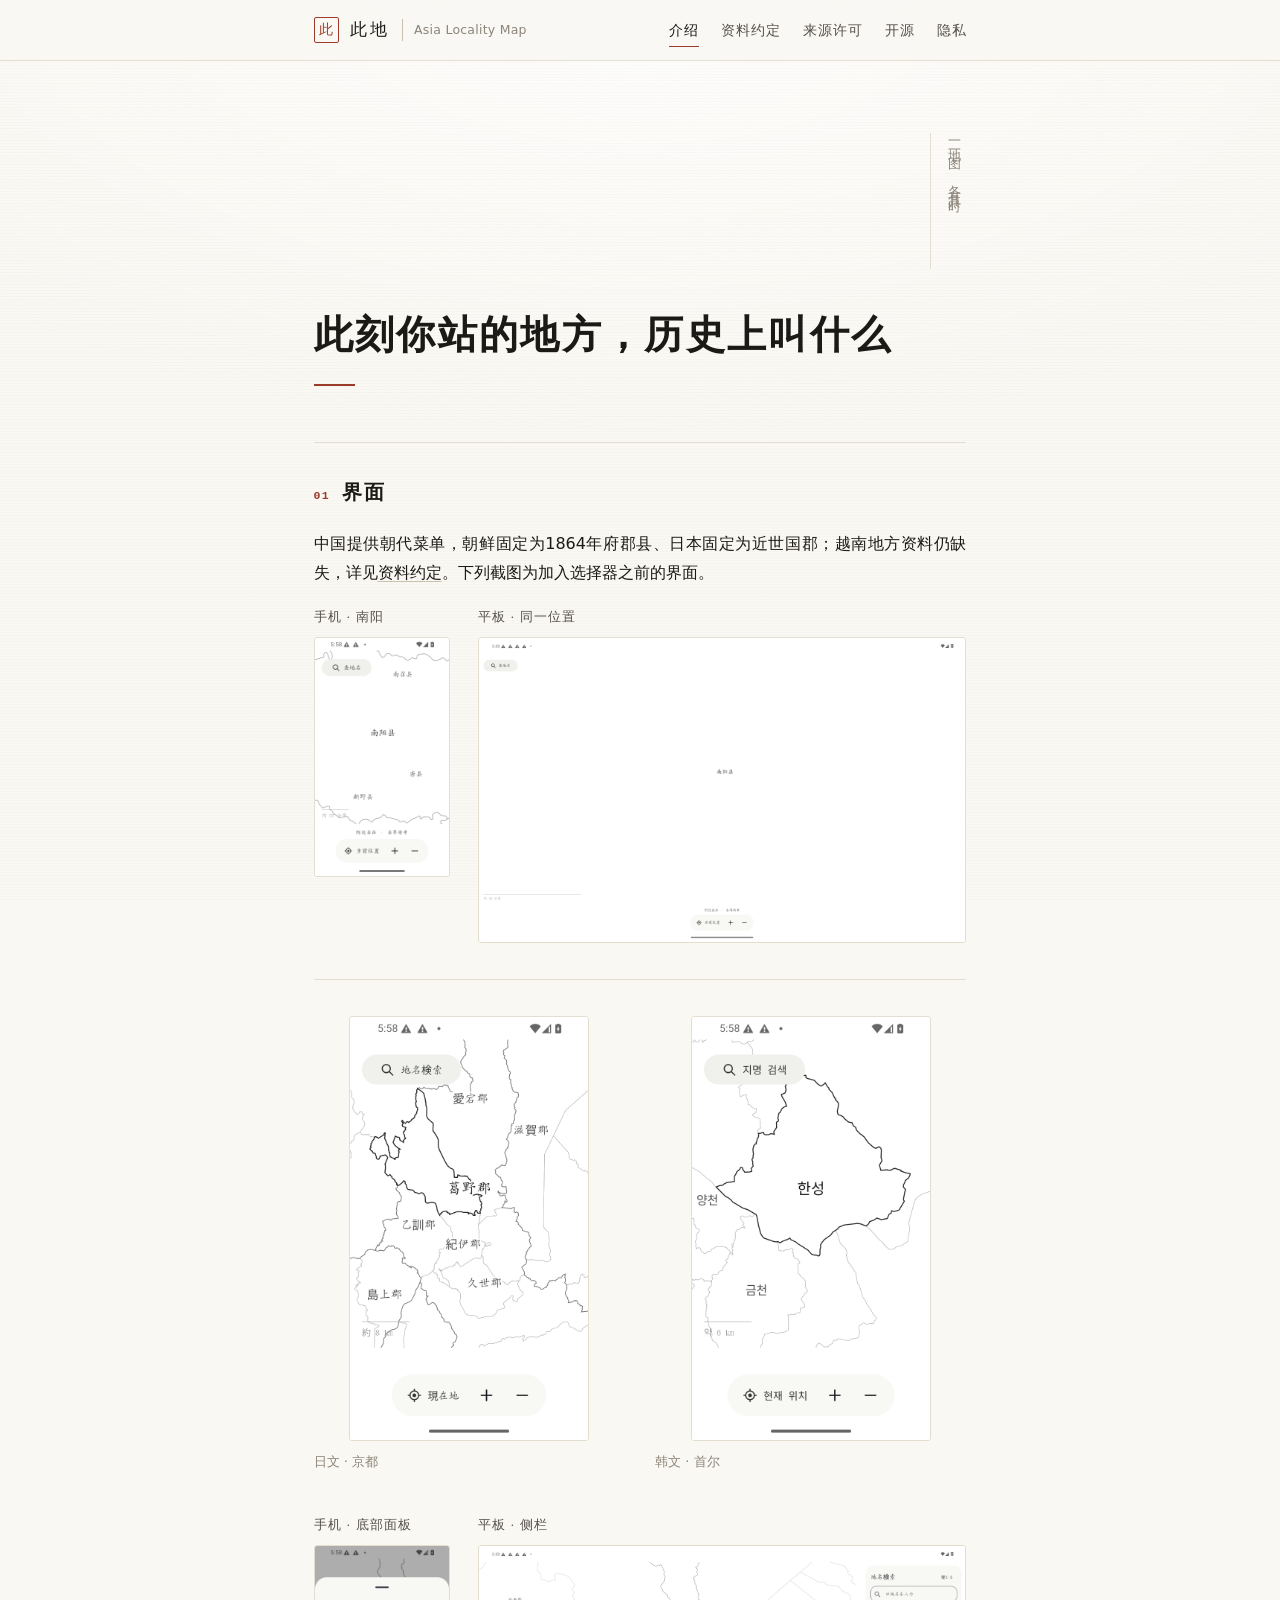
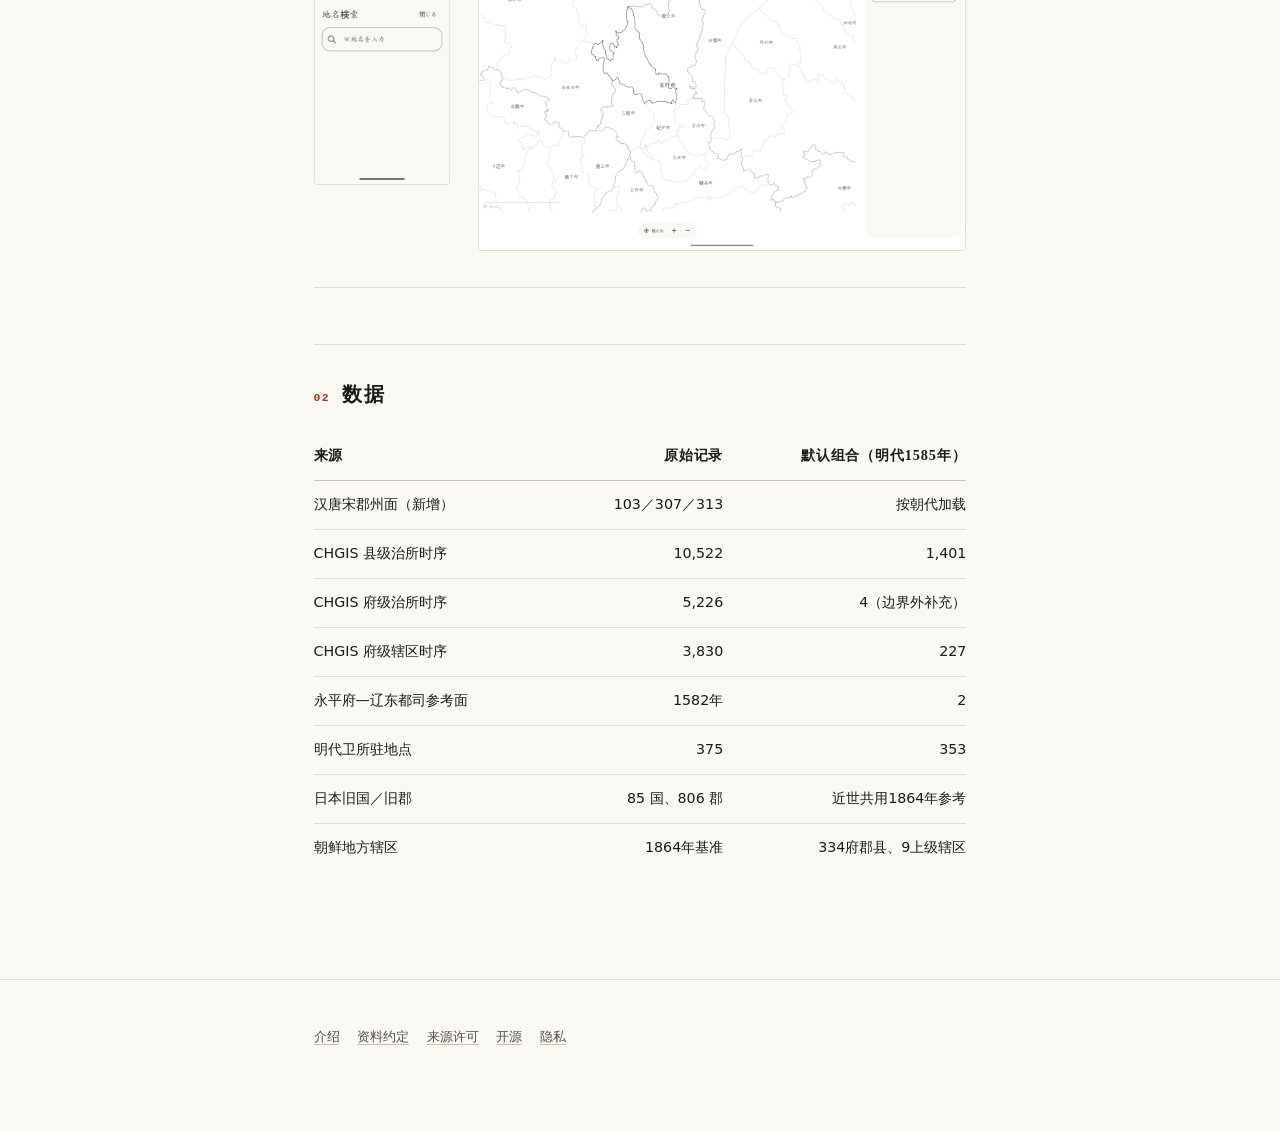
<file: docs/index.html>
<!DOCTYPE html>
<html lang="zh-Hans">
<head>
<meta charset="utf-8">
<meta name="viewport" content="width=device-width, initial-scale=1">
<title>此地 · Asia Locality Map</title>
<meta name="description" content="Android 离线历史地图应用。定位到当前位置，直接浏览当地的历史底图。支持中、日、韩界面。">
<link rel="stylesheet" href="assets/style.css">
</head>
<body>

<header class="site-header">
  <div class="wrap">
    <a class="brand" href="index.html">
      <span class="seal" aria-hidden="true">此</span>
      <span class="brand-text">此地</span>
      <span class="brand-sub">Asia Locality Map</span>
    </a>
    <nav class="site-nav">
      <a href="index.html" aria-current="page">介绍</a>
      <a href="product.html">资料约定</a>
      <a href="data-rights.html">来源许可</a>
      <a href="open-source.html">开源</a>
      <a href="privacy.html">隐私</a>
    </nav>
  </div>
</header>

<main>
  <div class="wrap">

    <p class="vertical-mark" aria-hidden="true">一地一图 · 各有其时</p>

    <h1>此刻你站的地方，历史上叫什么</h1>

    <h2><span class="idx">01</span>界面</h2>
    <p>中国提供朝代菜单，朝鲜固定为1864年府郡县、日本固定为近世国郡；越南地方资料仍缺失，详见<a href="product.html">资料约定</a>。下列截图为加入选择器之前的界面。</p>

    <div class="device-pair">
      <figure class="phone-shot">
        <span class="device-tag">手机 · 南阳</span>
        <img src="assets/screenshots/phone-zh-Hans-map.png" alt="手机中文界面，地图停留在南阳附近，标注南阳县" loading="lazy">
      </figure>
      <figure>
        <span class="device-tag">平板 · 同一位置</span>
        <img src="assets/screenshots/tablet-zh-Hans-map.png" alt="平板中文界面，地图停留在南阳附近" loading="lazy">
      </figure>
    </div>

    <div class="shot-group">
      <figure class="phone-shot">
        <img src="assets/screenshots/phone-ja-map.png" alt="日文界面手机地图，京都" loading="lazy">
        <figcaption>日文 · 京都</figcaption>
      </figure>
      <figure class="phone-shot">
        <img src="assets/screenshots/phone-ko-map.png" alt="韩文界面手机地图，首尔" loading="lazy">
        <figcaption>韩文 · 首尔</figcaption>
      </figure>
    </div>

    <div class="device-pair">
      <figure class="phone-shot">
        <span class="device-tag">手机 · 底部面板</span>
        <img src="assets/screenshots/phone-ja-search.png" alt="手机日文界面，底部检索面板展开" loading="lazy">
      </figure>
      <figure>
        <span class="device-tag">平板 · 侧栏</span>
        <img src="assets/screenshots/tablet-ja-search.png" alt="平板日文界面，检索以侧栏展开" loading="lazy">
      </figure>
    </div>

    <h2><span class="idx">02</span>数据</h2>

    <div class="table-scroll">
      <table>
        <thead>
          <tr>
            <th>来源</th>
            <th class="num">原始记录</th>
            <th class="num">默认组合（明代1585年）</th>
          </tr>
        </thead>
        <tbody>
          <tr><td>汉唐宋郡州面（新增）</td><td class="num">103／307／313</td><td class="num">按朝代加载</td></tr>
          <tr><td>CHGIS 县级治所时序</td><td class="num">10,522</td><td class="num">1,401</td></tr>
          <tr><td>CHGIS 府级治所时序</td><td class="num">5,226</td><td class="num">4（边界外补充）</td></tr>
          <tr><td>CHGIS 府级辖区时序</td><td class="num">3,830</td><td class="num">227</td></tr>
          <tr><td>永平府—辽东都司参考面</td><td class="num">1582年</td><td class="num">2</td></tr>
          <tr><td>明代卫所驻地点</td><td class="num">375</td><td class="num">353</td></tr>
          <tr><td>日本旧国／旧郡</td><td class="num">85 国、806 郡</td><td class="num">近世共用1864年参考</td></tr>
          <tr><td>朝鲜地方辖区</td><td class="num">1864年基准</td><td class="num">334府郡县、9上级辖区</td></tr>

        </tbody>
      </table>
    </div>

  </div>
</main>

<footer class="site-footer">
  <div class="wrap">
    <nav>
      <a href="index.html">介绍</a>
      <a href="product.html">资料约定</a>
      <a href="data-rights.html">来源许可</a>
      <a href="open-source.html">开源</a>
      <a href="privacy.html">隐私</a>
    </nav>
  </div>
</footer>

</body>
</html>
</file>
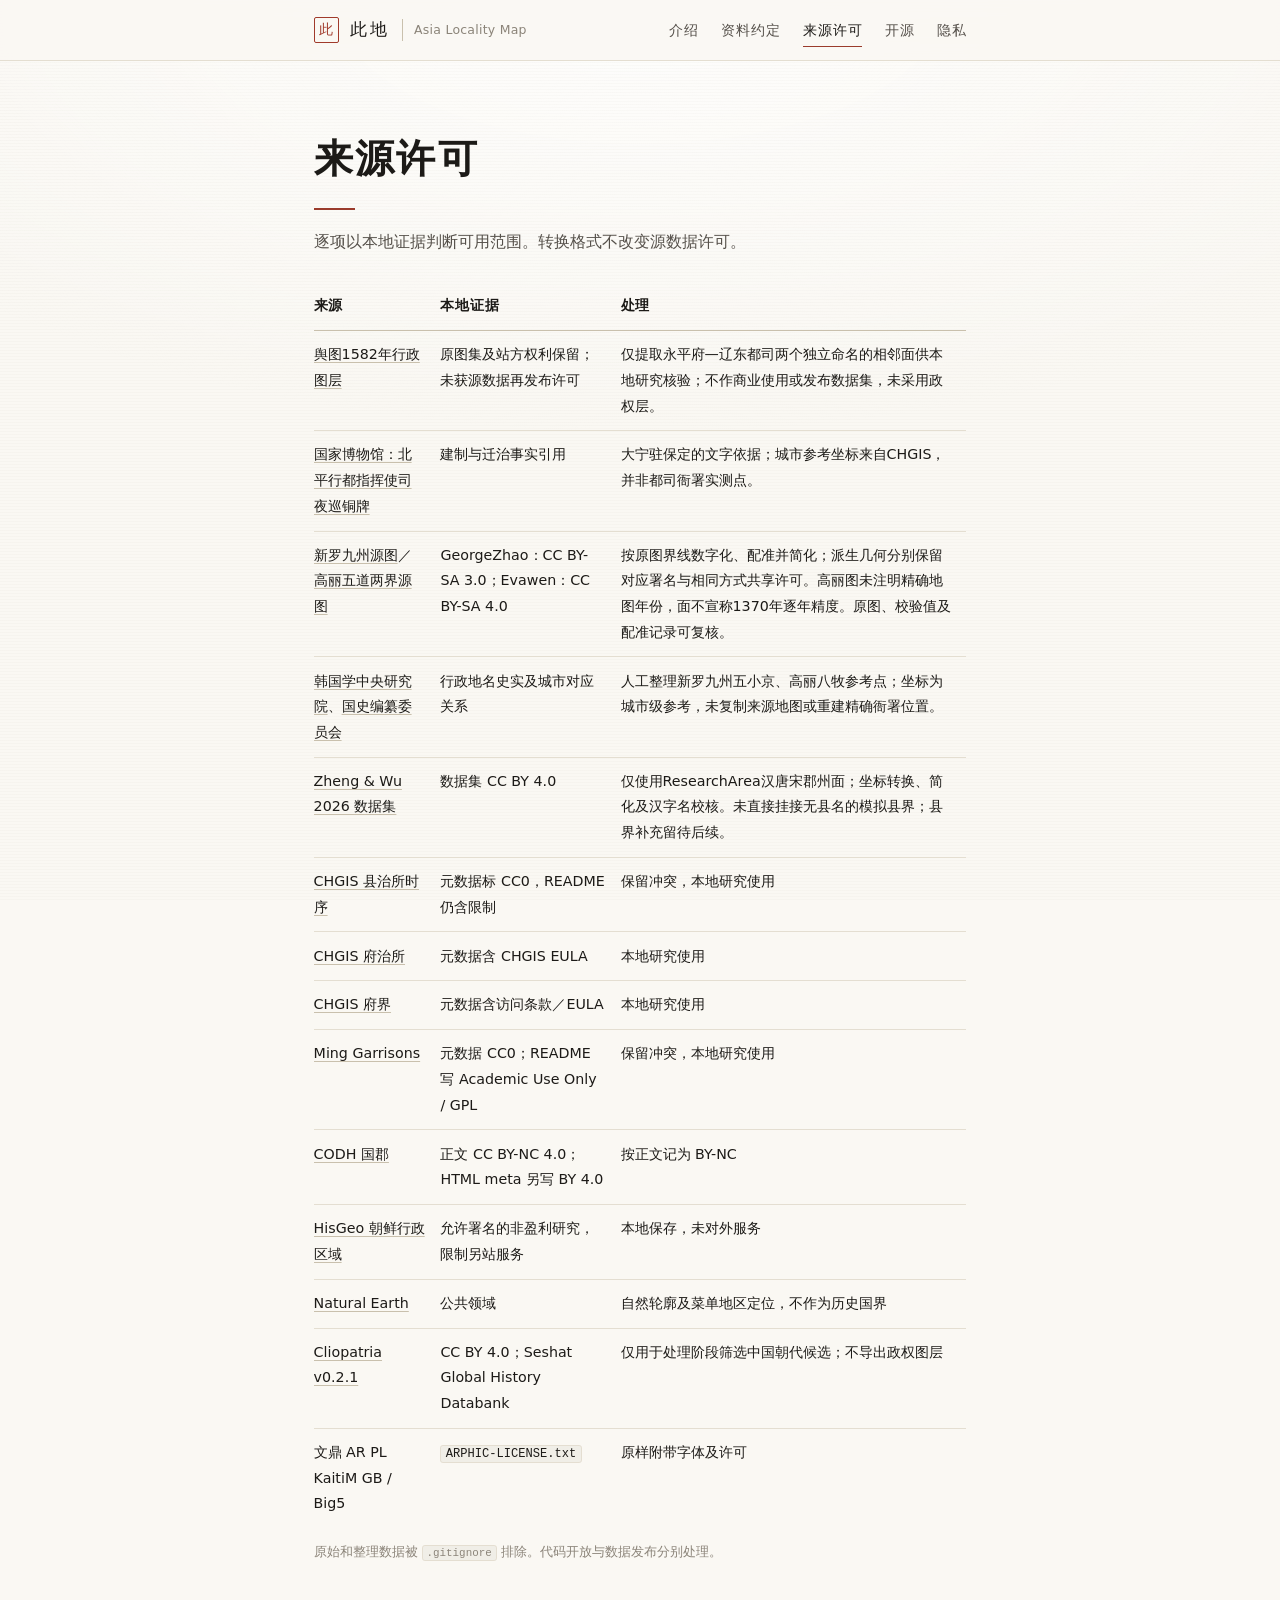
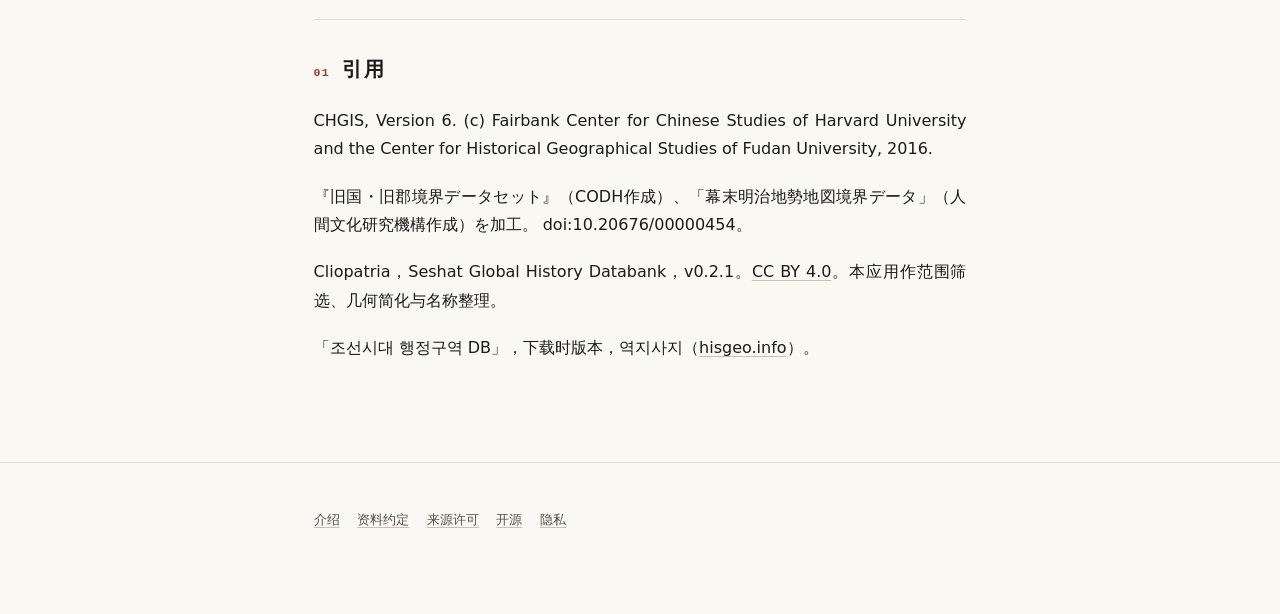
<file: docs/data-rights.html>
<!DOCTYPE html>
<html lang="zh-Hans">
<head>
<meta charset="utf-8">
<meta name="viewport" content="width=device-width, initial-scale=1">
<title>来源许可 — 此地 · Asia Locality Map</title>
<meta name="description" content="此地使用的历史地理数据逐项许可记录与引用格式。">
<link rel="stylesheet" href="assets/style.css">
</head>
<body>

<header class="site-header">
  <div class="wrap">
    <a class="brand" href="index.html">
      <span class="seal" aria-hidden="true">此</span>
      <span class="brand-text">此地</span>
      <span class="brand-sub">Asia Locality Map</span>
    </a>
    <nav class="site-nav">
      <a href="index.html">介绍</a>
      <a href="product.html">资料约定</a>
      <a href="data-rights.html" aria-current="page">来源许可</a>
      <a href="open-source.html">开源</a>
      <a href="privacy.html">隐私</a>
    </nav>
  </div>
</header>

<main>
  <div class="wrap">
    <h1>来源许可</h1>
    <p class="lede">逐项以本地证据判断可用范围。转换格式不改变源数据许可。</p>

    <div class="table-scroll">
      <table>
        <thead>
          <tr>
            <th>来源</th>
            <th>本地证据</th>
            <th>处理</th>
          </tr>
        </thead>
        <tbody>
          <tr><td><a href="https://geojsoncn.com/cn-historical-atlas/#f=ming">舆图1582年行政图层</a></td><td>原图集及站方权利保留；未获源数据再发布许可</td><td>仅提取永平府—辽东都司两个独立命名的相邻面供本地研究核验；不作商业使用或发布数据集，未采用政权层。</td></tr>
          <tr><td><a href="https://www.chnmuseum.cn/zp/zpml/csp/202008/t20200826_247448.shtml">国家博物馆：北平行都指挥使司夜巡铜牌</a></td><td>建制与迁治事实引用</td><td>大宁驻保定的文字依据；城市参考坐标来自CHGIS，并非都司衙署实测点。</td></tr>
          <tr><td><a href="https://commons.wikimedia.org/wiki/File:统一新罗图(Unified_Silla).jpg">新罗九州源图</a>／<a href="https://commons.wikimedia.org/wiki/File:高丽五道两界图.jpg">高丽五道两界源图</a></td><td>GeorgeZhao：CC BY-SA 3.0；Evawen：CC BY-SA 4.0</td><td>按原图界线数字化、配准并简化；派生几何分别保留对应署名与相同方式共享许可。高丽图未注明精确地图年份，面不宣称1370年逐年精度。原图、校验值及配准记录可复核。</td></tr>
          <tr><td><a href="https://encykorea.aks.ac.kr/Article/E0006042">韩国学中央研究院</a>、<a href="https://contents.history.go.kr/front/ta/webBook.do?levelId=ta_p51_0030_0020_0020_0010">国史编纂委员会</a></td><td>行政地名史实及城市对应关系</td><td>人工整理新罗九州五小京、高丽八牧参考点；坐标为城市级参考，未复制来源地图或重建精确衙署位置。</td></tr>
          <tr><td><a href="https://doi.org/10.6084/m9.figshare.30518417">Zheng &amp; Wu 2026 数据集</a></td><td>数据集 CC BY 4.0</td><td>仅使用ResearchArea汉唐宋郡州面；坐标转换、简化及汉字名校核。未直接挂接无县名的模拟县界；县界补充留待后续。</td></tr>
          <tr>
            <td><a href="https://doi.org/10.7910/DVN/Q9VOF5">CHGIS 县治所时序</a></td>
            <td>元数据标 CC0，README 仍含限制</td>
            <td>保留冲突，本地研究使用</td>
          </tr>
          <tr>
            <td><a href="https://doi.org/10.7910/DVN/WW1PD6">CHGIS 府治所</a></td>
            <td>元数据含 CHGIS EULA</td>
            <td>本地研究使用</td>
          </tr>
          <tr>
            <td><a href="https://doi.org/10.7910/DVN/I0Q7SM">CHGIS 府界</a></td>
            <td>元数据含访问条款／EULA</td>
            <td>本地研究使用</td>
          </tr>
          <tr>
            <td><a href="https://doi.org/10.7910/DVN/5RUXK8">Ming Garrisons</a></td>
            <td>元数据 CC0；README 写 Academic Use Only / GPL</td>
            <td>保留冲突，本地研究使用</td>
          </tr>
          <tr>
            <td><a href="https://geoshape.ex.nii.ac.jp/kg/">CODH 国郡</a></td>
            <td>正文 CC BY-NC 4.0；HTML meta 另写 BY 4.0</td>
            <td>按正文记为 BY-NC</td>
          </tr>
          <tr>
            <td><a href="https://www.hisgeo.info/wiki/%EC%A1%BC%EC%84%A0_%ED%96%89%EC%A0%95%EA%B3%84%EC%9C%A0_DB">HisGeo 朝鲜行政区域</a></td>
            <td>允许署名的非盈利研究，限制另站服务</td>
            <td>本地保存，未对外服务</td>
          </tr>
          <tr>
            <td><a href="https://www.naturalearthdata.com/about/terms-of-use/">Natural Earth</a></td>
            <td>公共领域</td>
            <td>自然轮廓及菜单地区定位，不作为历史国界</td>
          </tr>
          <tr>
            <td><a href="https://github.com/Seshat-Global-History-Databank/cliopatria/tree/v0.2.1">Cliopatria v0.2.1</a></td>
            <td>CC BY 4.0；Seshat Global History Databank</td>
            <td>仅用于处理阶段筛选中国朝代候选；不导出政权图层</td>
          </tr>
          <tr>
            <td>文鼎 AR PL KaitiM GB / Big5</td>
            <td><code>ARPHIC-LICENSE.txt</code></td>
            <td>原样附带字体及许可</td>
          </tr>
        </tbody>
        <caption>原始和整理数据被 <code>.gitignore</code> 排除。代码开放与数据发布分别处理。</caption>
      </table>
    </div>

    <h2><span class="idx">01</span>引用</h2>
    <p>
      CHGIS, Version 6. (c) Fairbank Center for Chinese Studies of Harvard University
      and the Center for Historical Geographical Studies of Fudan University, 2016.
    </p>
    <p>
      『旧国・旧郡境界データセット』（CODH作成）、「幕末明治地勢地図境界データ」（人間文化研究機構作成）を加工。
      doi:10.20676/00000454。
    </p>
    <p>Cliopatria，Seshat Global History Databank，v0.2.1。<a href="https://creativecommons.org/licenses/by/4.0/">CC BY 4.0</a>。本应用作范围筛选、几何简化与名称整理。</p>
    <p>「조선시대 행정구역 DB」，下载时版本，역지사지（<a href="https://www.hisgeo.info">hisgeo.info</a>）。</p>

  </div>
</main>

<footer class="site-footer">
  <div class="wrap">
    <nav>
      <a href="index.html">介绍</a>
      <a href="product.html">资料约定</a>
      <a href="data-rights.html">来源许可</a>
      <a href="open-source.html">开源</a>
      <a href="privacy.html">隐私</a>
    </nav>
  </div>
</footer>

</body>
</html>
</file>
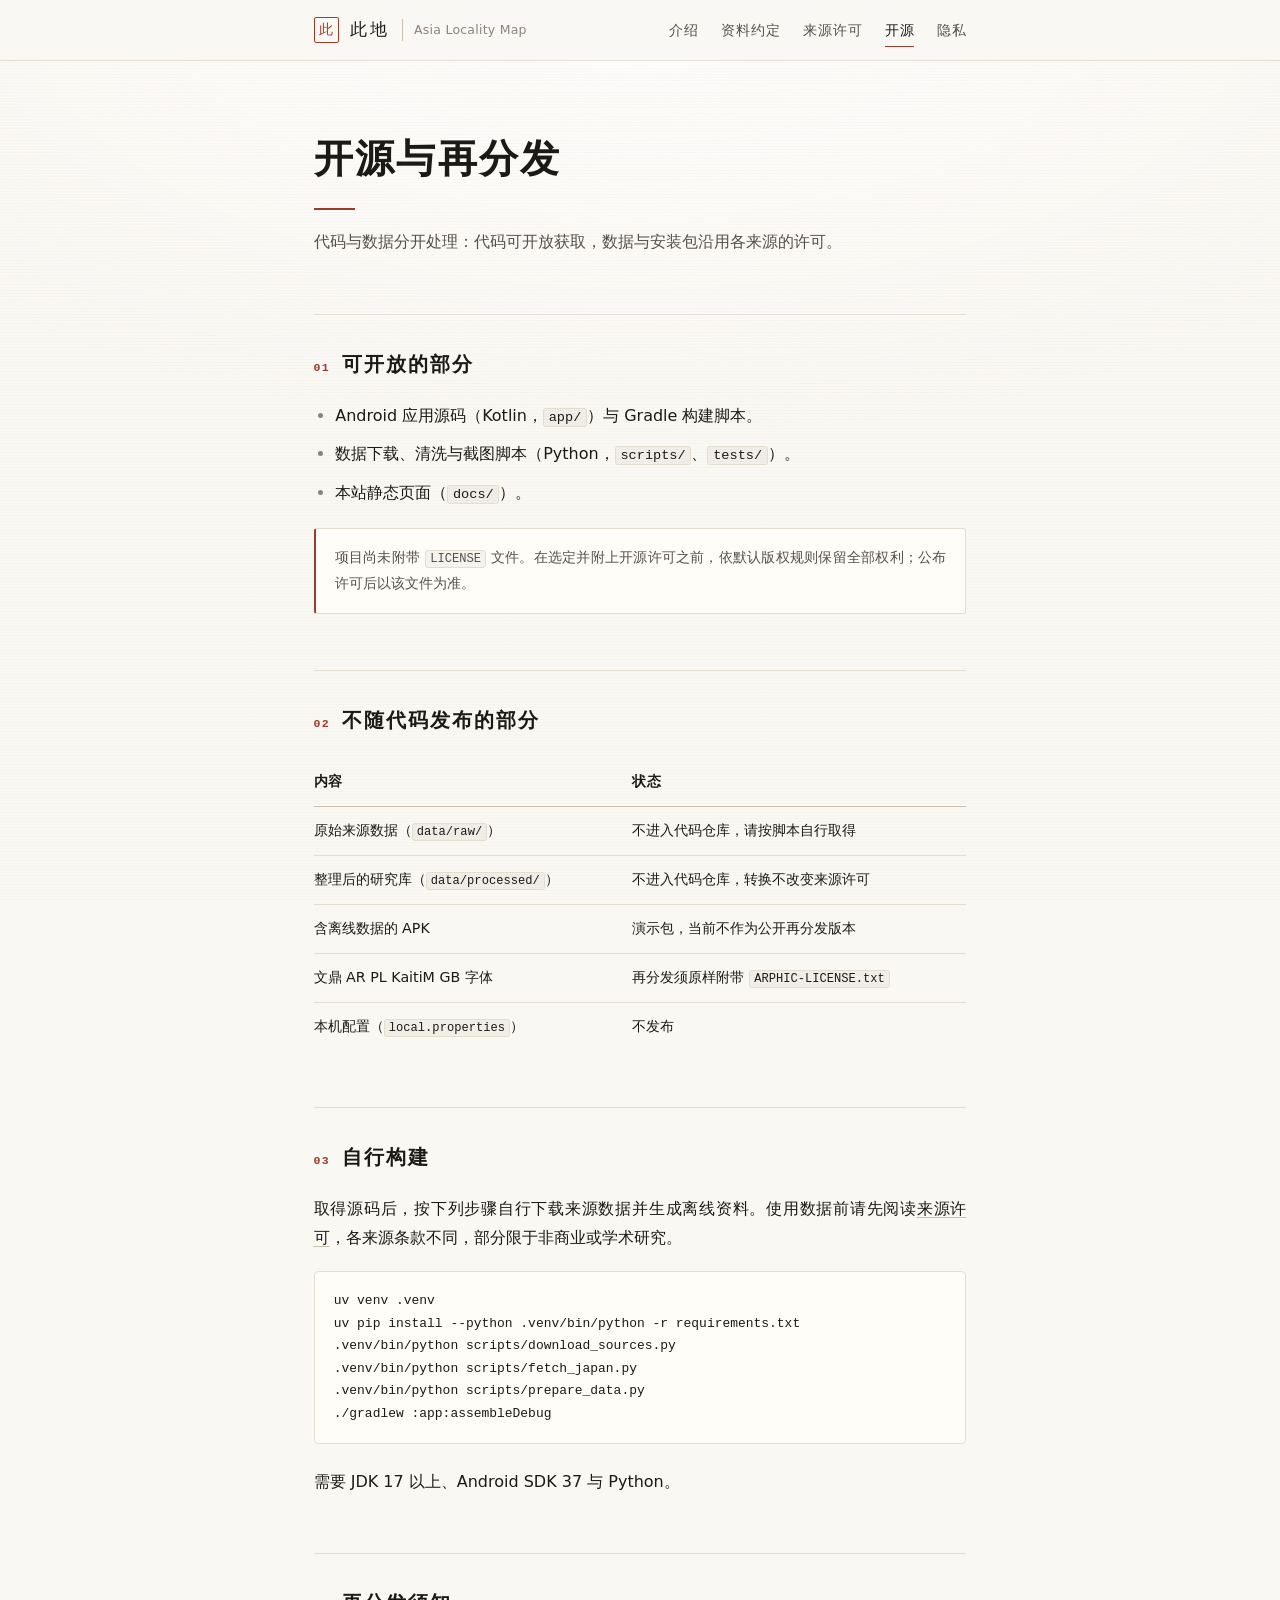
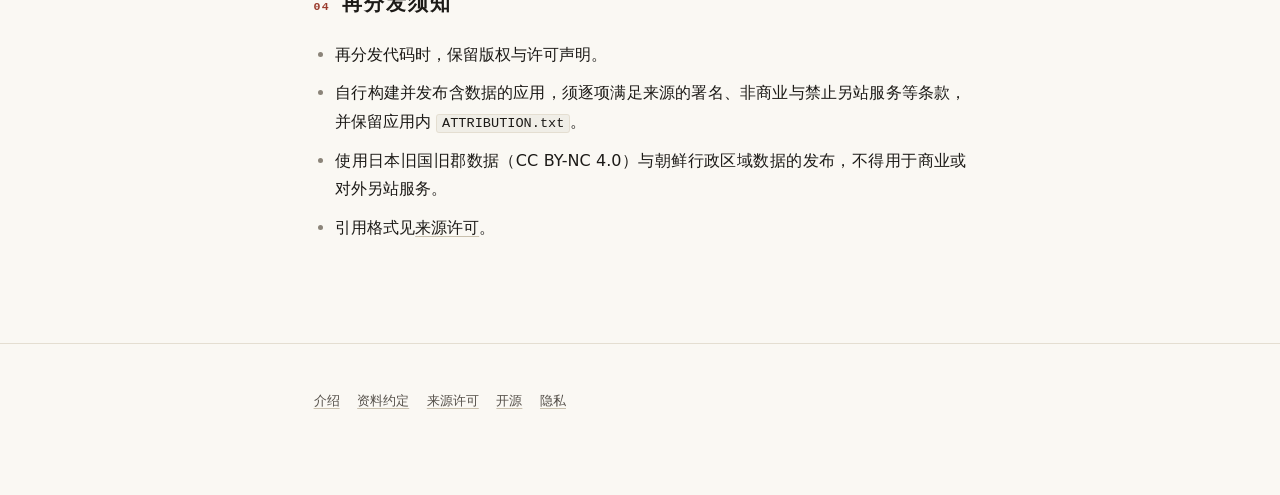
<file: docs/open-source.html>
<!DOCTYPE html>
<html lang="zh-Hans">
<head>
<meta charset="utf-8">
<meta name="viewport" content="width=device-width, initial-scale=1">
<title>开源与再分发 — 此地 · Asia Locality Map</title>
<meta name="description" content="此地代码的开放范围，以及数据、字体与安装包的再分发限制。">
<link rel="stylesheet" href="assets/style.css">
</head>
<body>

<header class="site-header">
  <div class="wrap">
    <a class="brand" href="index.html">
      <span class="seal" aria-hidden="true">此</span>
      <span class="brand-text">此地</span>
      <span class="brand-sub">Asia Locality Map</span>
    </a>
    <nav class="site-nav">
      <a href="index.html">介绍</a>
      <a href="product.html">资料约定</a>
      <a href="data-rights.html">来源许可</a>
      <a href="open-source.html" aria-current="page">开源</a>
      <a href="privacy.html">隐私</a>
    </nav>
  </div>
</header>

<main>
  <div class="wrap">
    <h1>开源与再分发</h1>
    <p class="lede">代码与数据分开处理：代码可开放获取，数据与安装包沿用各来源的许可。</p>

    <h2><span class="idx">01</span>可开放的部分</h2>
    <ul>
      <li>Android 应用源码（Kotlin，<code>app/</code>）与 Gradle 构建脚本。</li>
      <li>数据下载、清洗与截图脚本（Python，<code>scripts/</code>、<code>tests/</code>）。</li>
      <li>本站静态页面（<code>docs/</code>）。</li>
    </ul>
    <div class="note">
      <p>项目尚未附带 <code>LICENSE</code> 文件。在选定并附上开源许可之前，依默认版权规则保留全部权利；公布许可后以该文件为准。</p>
    </div>

    <h2><span class="idx">02</span>不随代码发布的部分</h2>
    <div class="table-scroll">
      <table>
        <thead>
          <tr><th>内容</th><th>状态</th></tr>
        </thead>
        <tbody>
          <tr><td>原始来源数据（<code>data/raw/</code>）</td><td>不进入代码仓库，请按脚本自行取得</td></tr>
          <tr><td>整理后的研究库（<code>data/processed/</code>）</td><td>不进入代码仓库，转换不改变来源许可</td></tr>
          <tr><td>含离线数据的 APK</td><td>演示包，当前不作为公开再分发版本</td></tr>
          <tr><td>文鼎 AR PL KaitiM GB 字体</td><td>再分发须原样附带 <code>ARPHIC-LICENSE.txt</code></td></tr>
          <tr><td>本机配置（<code>local.properties</code>）</td><td>不发布</td></tr>
        </tbody>
      </table>
    </div>

    <h2><span class="idx">03</span>自行构建</h2>
    <p>取得源码后，按下列步骤自行下载来源数据并生成离线资料。使用数据前请先阅读<a href="data-rights.html">来源许可</a>，各来源条款不同，部分限于非商业或学术研究。</p>
    <pre><code>uv venv .venv
uv pip install --python .venv/bin/python -r requirements.txt
.venv/bin/python scripts/download_sources.py
.venv/bin/python scripts/fetch_japan.py
.venv/bin/python scripts/prepare_data.py
./gradlew :app:assembleDebug</code></pre>
    <p>需要 JDK 17 以上、Android SDK 37 与 Python。</p>

    <h2><span class="idx">04</span>再分发须知</h2>
    <ul>
      <li>再分发代码时，保留版权与许可声明。</li>
      <li>自行构建并发布含数据的应用，须逐项满足来源的署名、非商业与禁止另站服务等条款，并保留应用内 <code>ATTRIBUTION.txt</code>。</li>
      <li>使用日本旧国旧郡数据（CC BY-NC 4.0）与朝鲜行政区域数据的发布，不得用于商业或对外另站服务。</li>
      <li>引用格式见<a href="data-rights.html">来源许可</a>。</li>
    </ul>
  </div>
</main>

<footer class="site-footer">
  <div class="wrap">
    <nav>
      <a href="index.html">介绍</a>
      <a href="product.html">资料约定</a>
      <a href="data-rights.html">来源许可</a>
      <a href="open-source.html">开源</a>
      <a href="privacy.html">隐私</a>
    </nav>
  </div>
</footer>

</body>
</html>
</file>
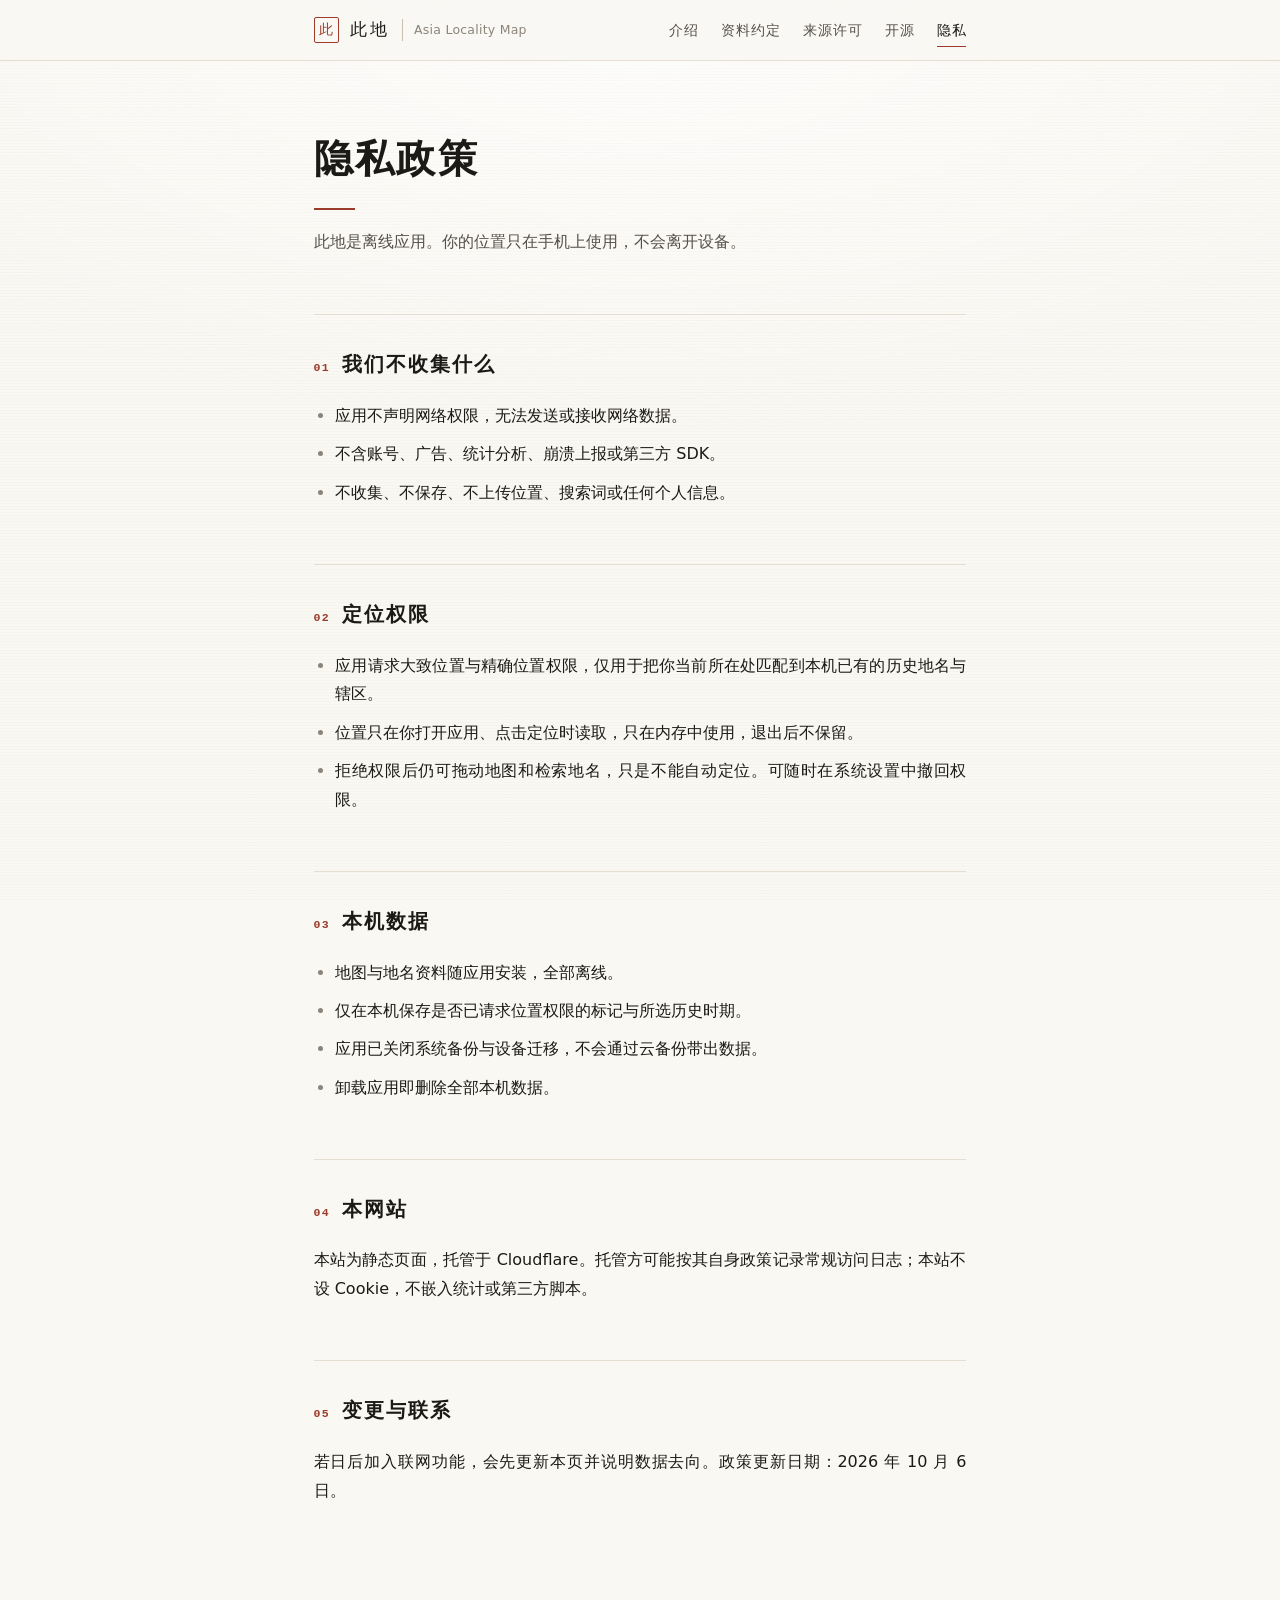
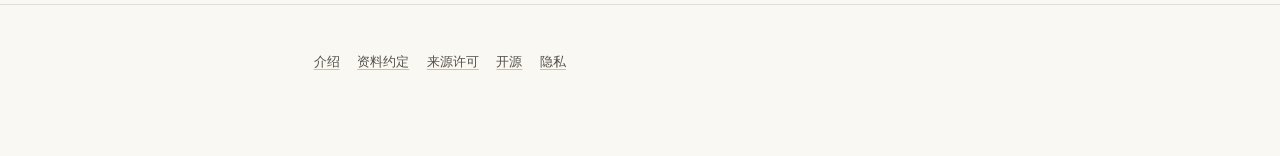
<file: docs/privacy.html>
<!DOCTYPE html>
<html lang="zh-Hans">
<head>
<meta charset="utf-8">
<meta name="viewport" content="width=device-width, initial-scale=1">
<title>隐私政策 — 此地 · Asia Locality Map</title>
<meta name="description" content="此地不联网、不收集、不上传：定位仅在本机用于匹配历史地名。">
<link rel="stylesheet" href="assets/style.css">
</head>
<body>

<header class="site-header">
  <div class="wrap">
    <a class="brand" href="index.html">
      <span class="seal" aria-hidden="true">此</span>
      <span class="brand-text">此地</span>
      <span class="brand-sub">Asia Locality Map</span>
    </a>
    <nav class="site-nav">
      <a href="index.html">介绍</a>
      <a href="product.html">资料约定</a>
      <a href="data-rights.html">来源许可</a>
      <a href="open-source.html">开源</a>
      <a href="privacy.html" aria-current="page">隐私</a>
    </nav>
  </div>
</header>

<main>
  <div class="wrap">
    <h1>隐私政策</h1>
    <p class="lede">此地是离线应用。你的位置只在手机上使用，不会离开设备。</p>

    <h2><span class="idx">01</span>我们不收集什么</h2>
    <ul>
      <li>应用不声明网络权限，无法发送或接收网络数据。</li>
      <li>不含账号、广告、统计分析、崩溃上报或第三方 SDK。</li>
      <li>不收集、不保存、不上传位置、搜索词或任何个人信息。</li>
    </ul>

    <h2><span class="idx">02</span>定位权限</h2>
    <ul>
      <li>应用请求大致位置与精确位置权限，仅用于把你当前所在处匹配到本机已有的历史地名与辖区。</li>
      <li>位置只在你打开应用、点击定位时读取，只在内存中使用，退出后不保留。</li>
      <li>拒绝权限后仍可拖动地图和检索地名，只是不能自动定位。可随时在系统设置中撤回权限。</li>
    </ul>

    <h2><span class="idx">03</span>本机数据</h2>
    <ul>
      <li>地图与地名资料随应用安装，全部离线。</li>
      <li>仅在本机保存是否已请求位置权限的标记与所选历史时期。</li>
      <li>应用已关闭系统备份与设备迁移，不会通过云备份带出数据。</li>
      <li>卸载应用即删除全部本机数据。</li>
    </ul>

    <h2><span class="idx">04</span>本网站</h2>
    <p>本站为静态页面，托管于 Cloudflare。托管方可能按其自身政策记录常规访问日志；本站不设 Cookie，不嵌入统计或第三方脚本。</p>

    <h2><span class="idx">05</span>变更与联系</h2>
    <p>若日后加入联网功能，会先更新本页并说明数据去向。政策更新日期：2026 年 10 月 6 日。</p>
  </div>
</main>

<footer class="site-footer">
  <div class="wrap">
    <nav>
      <a href="index.html">介绍</a>
      <a href="product.html">资料约定</a>
      <a href="data-rights.html">来源许可</a>
      <a href="open-source.html">开源</a>
      <a href="privacy.html">隐私</a>
    </nav>
  </div>
</footer>

</body>
</html>
</file>
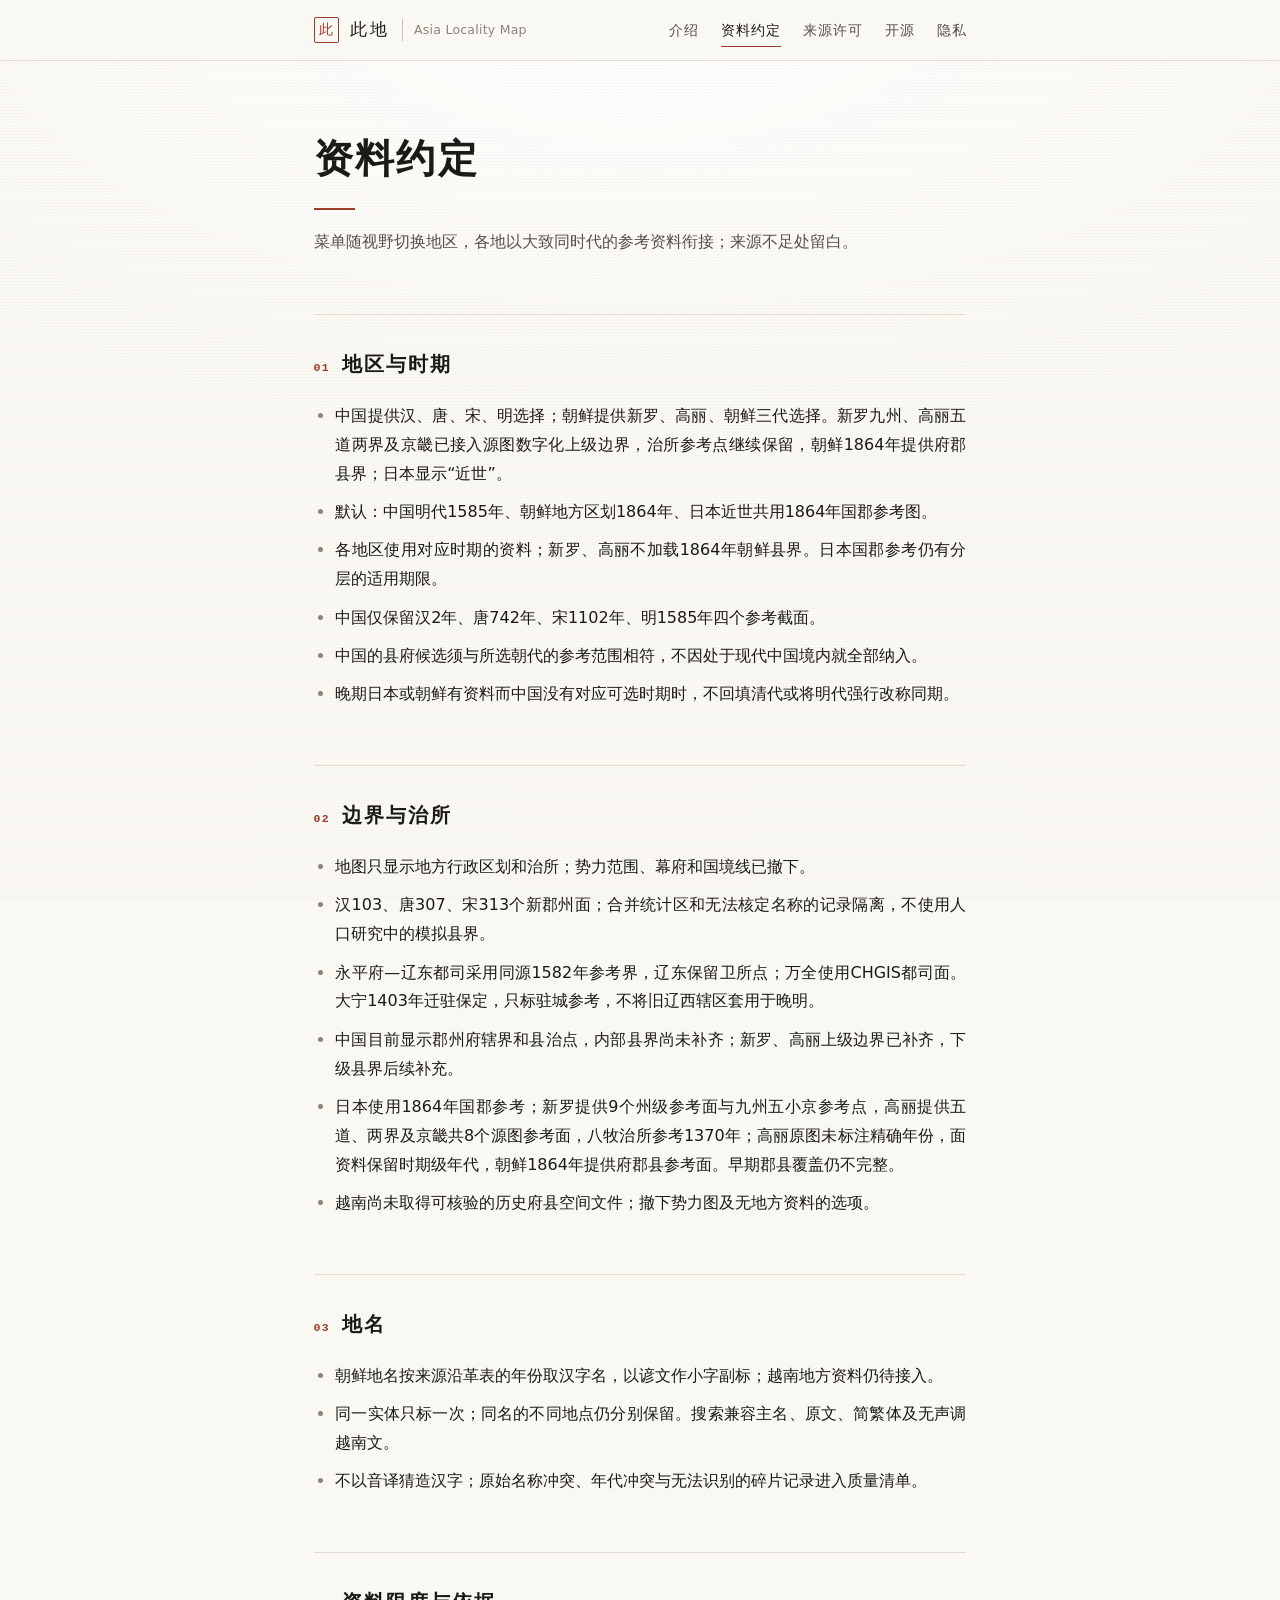
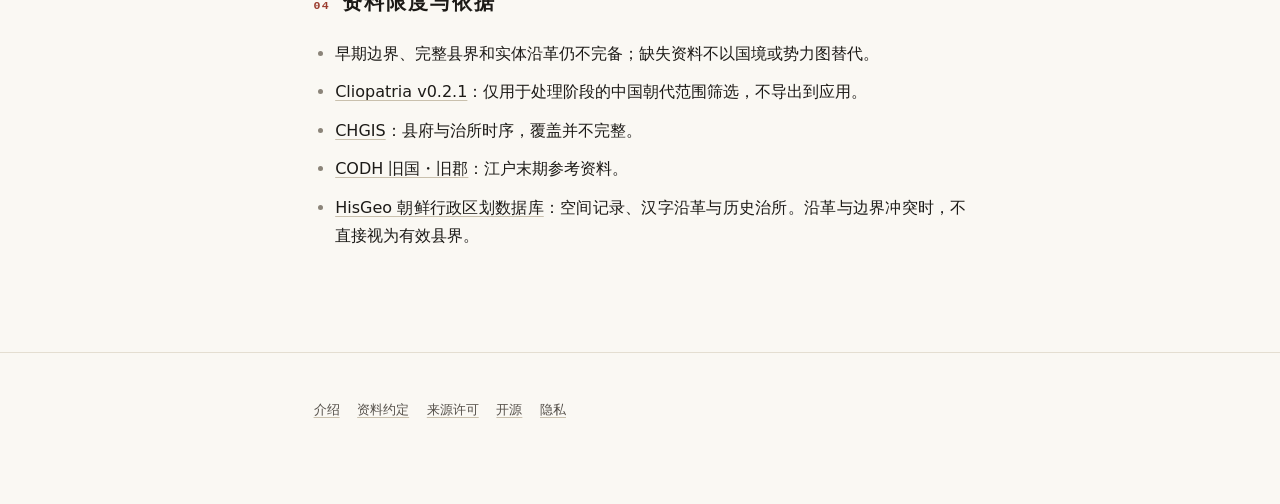
<file: docs/product.html>
<!DOCTYPE html>
<html lang="zh-Hans">
<head>
<meta charset="utf-8">
<meta name="viewport" content="width=device-width, initial-scale=1">
<title>资料约定 — 此地 · Asia Locality Map</title>
<meta name="description" content="此地的历史口径、地区取舍与待校核问题。">
<link rel="stylesheet" href="assets/style.css">
</head>
<body>

<header class="site-header">
  <div class="wrap">
    <a class="brand" href="index.html">
      <span class="seal" aria-hidden="true">此</span>
      <span class="brand-text">此地</span>
      <span class="brand-sub">Asia Locality Map</span>
    </a>
    <nav class="site-nav">
      <a href="index.html">介绍</a>
      <a href="product.html" aria-current="page">资料约定</a>
      <a href="data-rights.html">来源许可</a>
      <a href="open-source.html">开源</a>
      <a href="privacy.html">隐私</a>
    </nav>
  </div>
</header>

<main>
  <div class="wrap">
    <h1>资料约定</h1>
    <p class="lede">菜单随视野切换地区，各地以大致同时代的参考资料衔接；来源不足处留白。</p>

    <h2><span class="idx">01</span>地区与时期</h2>
    <ul>
      <li>中国提供汉、唐、宋、明选择；朝鲜提供新罗、高丽、朝鲜三代选择。新罗九州、高丽五道两界及京畿已接入源图数字化上级边界，治所参考点继续保留，朝鲜1864年提供府郡县界；日本显示“近世”。</li>
      <li>默认：中国明代1585年、朝鲜地方区划1864年、日本近世共用1864年国郡参考图。</li>
      <li>各地区使用对应时期的资料；新罗、高丽不加载1864年朝鲜县界。日本国郡参考仍有分层的适用期限。</li>
      <li>中国仅保留汉2年、唐742年、宋1102年、明1585年四个参考截面。</li>
      <li>中国的县府候选须与所选朝代的参考范围相符，不因处于现代中国境内就全部纳入。</li>
      <li>晚期日本或朝鲜有资料而中国没有对应可选时期时，不回填清代或将明代强行改称同期。</li>
    </ul>

    <h2><span class="idx">02</span>边界与治所</h2>
    <ul>
      <li>地图只显示地方行政区划和治所；势力范围、幕府和国境线已撤下。</li>
      <li>汉103、唐307、宋313个新郡州面；合并统计区和无法核定名称的记录隔离，不使用人口研究中的模拟县界。</li>
      <li>永平府—辽东都司采用同源1582年参考界，辽东保留卫所点；万全使用CHGIS都司面。大宁1403年迁驻保定，只标驻城参考，不将旧辽西辖区套用于晚明。</li>
      <li>中国目前显示郡州府辖界和县治点，内部县界尚未补齐；新罗、高丽上级边界已补齐，下级县界后续补充。</li>
      <li>日本使用1864年国郡参考；新罗提供9个州级参考面与九州五小京参考点，高丽提供五道、两界及京畿共8个源图参考面，八牧治所参考1370年；高丽原图未标注精确年份，面资料保留时期级年代，朝鲜1864年提供府郡县参考面。早期郡县覆盖仍不完整。</li>
      <li>越南尚未取得可核验的历史府县空间文件；撤下势力图及无地方资料的选项。</li>
    </ul>

    <h2><span class="idx">03</span>地名</h2>
    <ul>
      <li>朝鲜地名按来源沿革表的年份取汉字名，以谚文作小字副标；越南地方资料仍待接入。</li>
      <li>同一实体只标一次；同名的不同地点仍分别保留。搜索兼容主名、原文、简繁体及无声调越南文。</li>
      <li>不以音译猜造汉字；原始名称冲突、年代冲突与无法识别的碎片记录进入质量清单。</li>
    </ul>

    <h2><span class="idx">04</span>资料限度与依据</h2>
    <ul>
      <li>早期边界、完整县界和实体沿革仍不完备；缺失资料不以国境或势力图替代。</li>
      <li><a href="https://github.com/Seshat-Global-History-Databank/cliopatria/tree/v0.2.1">Cliopatria v0.2.1</a>：仅用于处理阶段的中国朝代范围筛选，不导出到应用。</li>
      <li><a href="https://chgis.fas.harvard.edu/pages/intro/">CHGIS</a>：县府与治所时序，覆盖并不完整。</li>
      <li><a href="https://geoshape.ex.nii.ac.jp/kg/index.html.ja">CODH 旧国・旧郡</a>：江户末期参考资料。</li>
      <li><a href="https://www.hisgeo.info/wiki/조선_행정구역_DB">HisGeo 朝鲜行政区划数据库</a>：空间记录、汉字沿革与历史治所。沿革与边界冲突时，不直接视为有效县界。</li>
    </ul>

  </div>
</main>

<footer class="site-footer">
  <div class="wrap">
    <nav>
      <a href="index.html">介绍</a>
      <a href="product.html">资料约定</a>
      <a href="data-rights.html">来源许可</a>
      <a href="open-source.html">开源</a>
      <a href="privacy.html">隐私</a>
    </nav>
  </div>
</footer>

</body>
</html>
</file>
<file: docs/assets/style.css>
/* 此地 · Asia Locality Map — 文档站点
   现代版式 + 古风气质：宣纸底、墨色字、宋体标题、朱砂细节点缀。
   不用插图与彩色块，留白与细线承担层级。 */

:root {
  /* 墨与纸 */
  --paper: #faf8f3;
  --paper-raised: #fffdf8;
  --ink: #1c1a17;
  --ink-soft: #55504a;
  --ink-faint: #8b8479;
  --line: #e4ded1;
  --line-strong: #c9c0ad;
  --cinnabar: #9a3b2c; /* 朱砂，仅作点睛 */
  --seal: #a03a2b;

  --measure: 44rem;
  --font-serif: "Songti SC", "Source Han Serif SC", "Noto Serif CJK SC",
    "STSong", "Times New Roman", Georgia, serif;
  --font-sans: "PingFang SC", "Hiragino Sans GB", "Noto Sans CJK SC",
    "Microsoft YaHei", system-ui, -apple-system, "Segoe UI", sans-serif;
  --font-mono: "SF Mono", "JetBrains Mono", Menlo, Consolas, monospace;
}

* {
  box-sizing: border-box;
}

html {
  scroll-behavior: smooth;
  scroll-padding-top: 5.5rem;
  -webkit-text-size-adjust: 100%;
}

body {
  margin: 0;
  background: var(--paper);
  color: var(--ink);
  font-family: var(--font-sans);
  font-size: 16px;
  line-height: 1.8;
  -webkit-font-smoothing: antialiased;
}

/* 极淡的纸纹：两层重复渐变，不用图片 */
body::before {
  content: "";
  position: fixed;
  inset: 0;
  z-index: -1;
  pointer-events: none;
  background-image: repeating-linear-gradient(
      0deg,
      rgba(120, 110, 92, 0.028) 0 1px,
      transparent 1px 3px
    ),
    radial-gradient(
      120% 80% at 50% 0%,
      rgba(255, 255, 255, 0.75),
      transparent 60%
    );
}

.wrap {
  max-width: var(--measure);
  margin: 0 auto;
  padding: 0 1.6rem;
}

/* ---------- 页头 ---------- */

.site-header {
  position: sticky;
  top: 0;
  z-index: 20;
  background: rgba(250, 248, 243, 0.9);
  backdrop-filter: saturate(140%) blur(10px);
  border-bottom: 1px solid var(--line);
}

.site-header .wrap {
  display: flex;
  align-items: center;
  justify-content: space-between;
  gap: 1.5rem;
  min-height: 3.75rem;
}

.brand {
  display: flex;
  align-items: center;
  gap: 0.7rem;
  text-decoration: none;
  color: var(--ink);
}

/* 印章：细边方框，模拟钤印 */
.seal {
  display: inline-grid;
  place-items: center;
  width: 1.6rem;
  height: 1.6rem;
  border: 1px solid var(--seal);
  border-radius: 2px;
  color: var(--seal);
  font-family: var(--font-serif);
  font-size: 0.85rem;
  line-height: 1;
  padding-bottom: 0.05em;
  flex: none;
}

.brand-text {
  font-family: var(--font-serif);
  font-size: 1.05rem;
  letter-spacing: 0.14em;
  white-space: nowrap;
}

.brand-sub {
  font-family: var(--font-sans);
  font-size: 0.78rem;
  letter-spacing: 0.02em;
  color: var(--ink-faint);
  white-space: nowrap;
  padding-left: 0.7rem;
  margin-left: 0.1rem;
  border-left: 1px solid var(--line-strong);
}

.site-nav {
  display: flex;
  gap: 1.4rem;
  font-size: 0.85rem;
}

.site-nav a {
  position: relative;
  color: var(--ink-soft);
  text-decoration: none;
  letter-spacing: 0.06em;
  padding: 0.2rem 0;
}

.site-nav a::after {
  content: "";
  position: absolute;
  left: 0;
  right: 0;
  bottom: -0.1rem;
  height: 1px;
  background: var(--cinnabar);
  transform: scaleX(0);
  transform-origin: left;
  transition: transform 0.22s ease;
}

.site-nav a:hover {
  color: var(--ink);
}

.site-nav a:hover::after,
.site-nav a[aria-current="page"]::after {
  transform: scaleX(1);
}

.site-nav a[aria-current="page"] {
  color: var(--ink);
}

@media (max-width: 700px) {
  .brand-sub {
    display: none;
  }
  .site-nav {
    gap: 0.95rem;
    font-size: 0.8rem;
  }
  .site-header .wrap {
    min-height: 3.25rem;
  }
}

/* ---------- 主体 ---------- */

main {
  padding: 4.5rem 0 5rem;
}

h1 {
  font-family: var(--font-serif);
  font-size: clamp(1.85rem, 5.5vw, 2.45rem);
  font-weight: 600;
  line-height: 1.35;
  letter-spacing: 0.06em;
  margin: 0 0 1rem;
}

/* 标题下的短朱砂横线，古谱中的"鱼尾"意象 */
h1::after {
  content: "";
  display: block;
  width: 2.6rem;
  height: 2px;
  margin-top: 1.4rem;
  background: var(--cinnabar);
}

h2 {
  font-family: var(--font-serif);
  font-size: 1.24rem;
  font-weight: 600;
  letter-spacing: 0.1em;
  margin: 3.5rem 0 1.2rem;
  padding-top: 2rem;
  border-top: 1px solid var(--line);
  display: flex;
  align-items: baseline;
  gap: 0.75rem;
}

/* 章节序号：小字朱砂 */
h2 .idx {
  font-family: var(--font-mono);
  font-size: 0.72rem;
  letter-spacing: 0.1em;
  color: var(--cinnabar);
  flex: none;
}

h3 {
  font-family: var(--font-serif);
  font-size: 1.02rem;
  font-weight: 600;
  letter-spacing: 0.08em;
  margin: 2rem 0 0.8rem;
}

/* 引首：首页大标题下的说明 */
.lede {
  font-size: 1.02rem;
  line-height: 1.95;
  color: var(--ink-soft);
  margin-bottom: 1.5rem;
}

p {
  margin: 0 0 1.15rem;
  text-align: justify;
}

ul,
ol {
  margin: 0 0 1.3rem;
  padding-left: 1.35rem;
}

li {
  margin-bottom: 0.6rem;
  text-align: justify;
}

li::marker {
  color: var(--ink-faint);
}

a {
  color: var(--ink);
  text-decoration-color: var(--line-strong);
  text-underline-offset: 3px;
}

a:hover {
  text-decoration-color: var(--cinnabar);
}

code {
  font-family: var(--font-mono);
  font-size: 0.85em;
  background: rgba(120, 110, 92, 0.07);
  border: 1px solid var(--line);
  border-radius: 3px;
  padding: 0.08em 0.35em;
}

pre {
  font-family: var(--font-mono);
  font-size: 0.81rem;
  line-height: 1.75;
  background: var(--paper-raised);
  border: 1px solid var(--line);
  border-radius: 4px;
  padding: 1.1rem 1.2rem;
  overflow-x: auto;
  margin: 0 0 1.5rem;
}

pre code {
  background: none;
  border: 0;
  padding: 0;
  font-size: inherit;
}

/* ---------- 表格 ---------- */

.table-scroll {
  overflow-x: auto;
  margin-bottom: 1.7rem;
}

table {
  width: 100%;
  border-collapse: collapse;
  font-size: 0.89rem;
}

th,
td {
  text-align: left;
  padding: 0.7rem 0.95rem 0.7rem 0;
  border-bottom: 1px solid var(--line);
  vertical-align: top;
}

th {
  font-family: var(--font-serif);
  font-weight: 600;
  letter-spacing: 0.06em;
  border-bottom: 1px solid var(--line-strong);
  white-space: nowrap;
}

td.num,
th.num {
  text-align: right;
  font-variant-numeric: tabular-nums;
  white-space: nowrap;
  padding-right: 0;
}

tbody tr:last-child td {
  border-bottom: 0;
}

caption {
  caption-side: bottom;
  text-align: left;
  font-size: 0.8rem;
  color: var(--ink-faint);
  line-height: 1.7;
  padding-top: 0.8rem;
}

/* ---------- 截图 ---------- */

figure {
  margin: 0 0 1.9rem;
}

figure img {
  display: block;
  width: 100%;
  height: auto;
  border: 1px solid var(--line);
  border-radius: 3px;
  background: #fff;
}

figcaption {
  font-size: 0.82rem;
  color: var(--ink-faint);
  line-height: 1.7;
  padding-top: 0.65rem;
}

.shot-group {
  display: grid;
  grid-template-columns: repeat(auto-fit, minmax(9.5rem, 1fr));
  gap: 1.9rem;
  margin-bottom: 2.5rem;
}

.shot-group figure {
  margin: 0;
}

.phone-shot img {
  max-width: 15rem;
  margin: 0 auto;
}

/* 手机与平板并置，体现自适应对照 */
.device-pair {
  display: grid;
  grid-template-columns: minmax(0, 8.5rem) minmax(0, 1fr);
  gap: 1.75rem;
  align-items: start;
  margin-bottom: 2.25rem;
  padding-bottom: 2.25rem;
  border-bottom: 1px solid var(--line);
}

.device-pair:last-of-type {
  border-bottom: 0;
}

.device-pair figure {
  margin: 0;
}

.device-pair .phone-shot img {
  max-width: 8.5rem;
}

.device-tag {
  display: block;
  font-family: var(--font-serif);
  font-size: 0.8rem;
  letter-spacing: 0.1em;
  color: var(--ink-soft);
  padding-bottom: 0.5rem;
}

@media (max-width: 560px) {
  .device-pair {
    grid-template-columns: 1fr;
    gap: 1.5rem;
  }
  .device-pair .phone-shot img {
    max-width: 11rem;
  }
}

/* 提示框：左侧朱砂短线 */
.note {
  position: relative;
  font-size: 0.89rem;
  line-height: 1.8;
  color: var(--ink-soft);
  background: var(--paper-raised);
  border: 1px solid var(--line);
  border-left: 2px solid var(--cinnabar);
  border-radius: 3px;
  padding: 1rem 1.2rem;
  margin-bottom: 1.7rem;
}

.note p:last-child {
  margin-bottom: 0;
}

/* 竖排引首，首页用一次 */
.vertical-mark {
  writing-mode: vertical-rl;
  font-family: var(--font-serif);
  font-size: 0.82rem;
  letter-spacing: 0.35em;
  color: var(--ink-faint);
  border-left: 1px solid var(--line);
  padding-left: 0.75rem;
  margin: 0 0 2.5rem auto;
  height: 8.5rem;
}

/* ---------- 页脚 ---------- */

.site-footer {
  border-top: 1px solid var(--line);
  padding: 2.75rem 0 4rem;
  font-size: 0.84rem;
  line-height: 1.9;
  color: var(--ink-faint);
}

.site-footer p {
  margin-bottom: 0.7rem;
  text-align: left;
}

.site-footer nav {
  display: flex;
  flex-wrap: wrap;
  gap: 0.4rem 1.1rem;
  margin-bottom: 1.1rem;
}

.site-footer a {
  color: var(--ink-soft);
}

@media print {
  .site-header,
  .site-footer,
  .vertical-mark {
    display: none;
  }
  body {
    background: #fff;
  }
  body::before {
    display: none;
  }
  main {
    padding: 0;
  }
}
</file>
